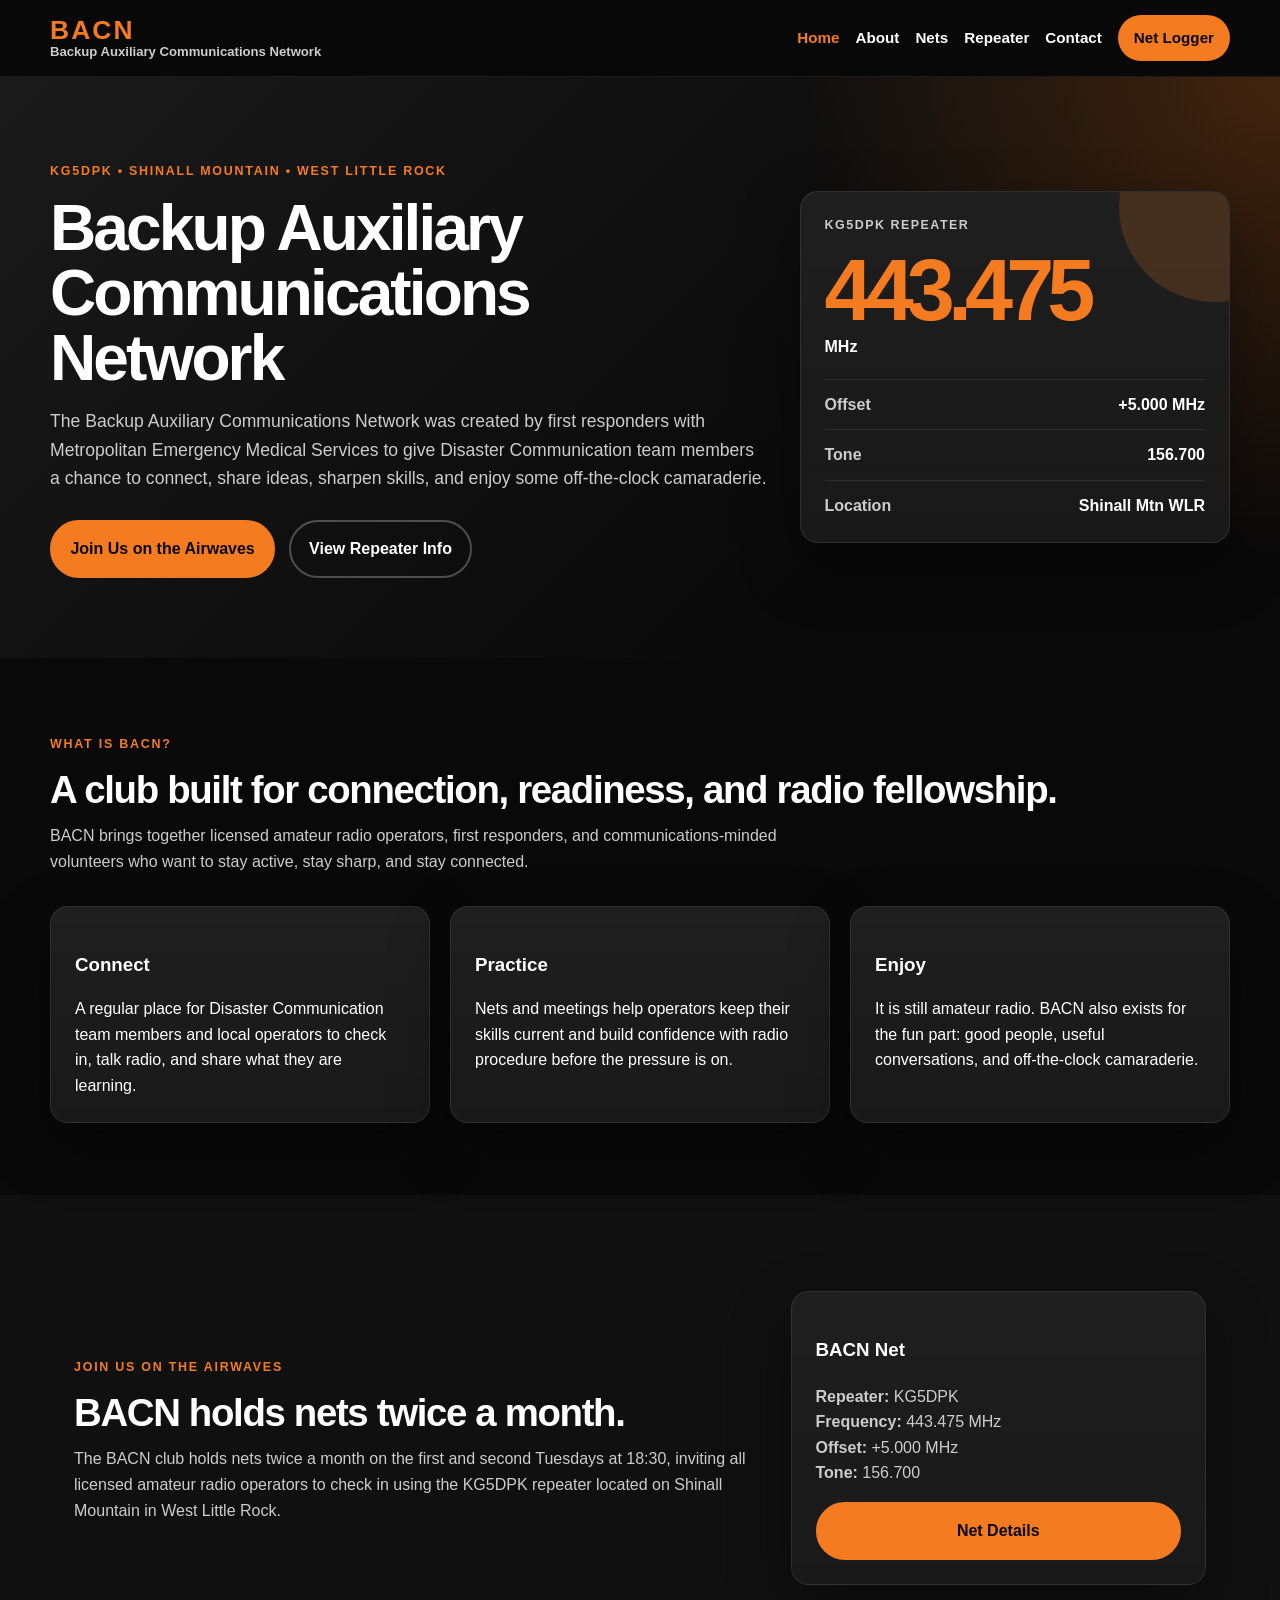
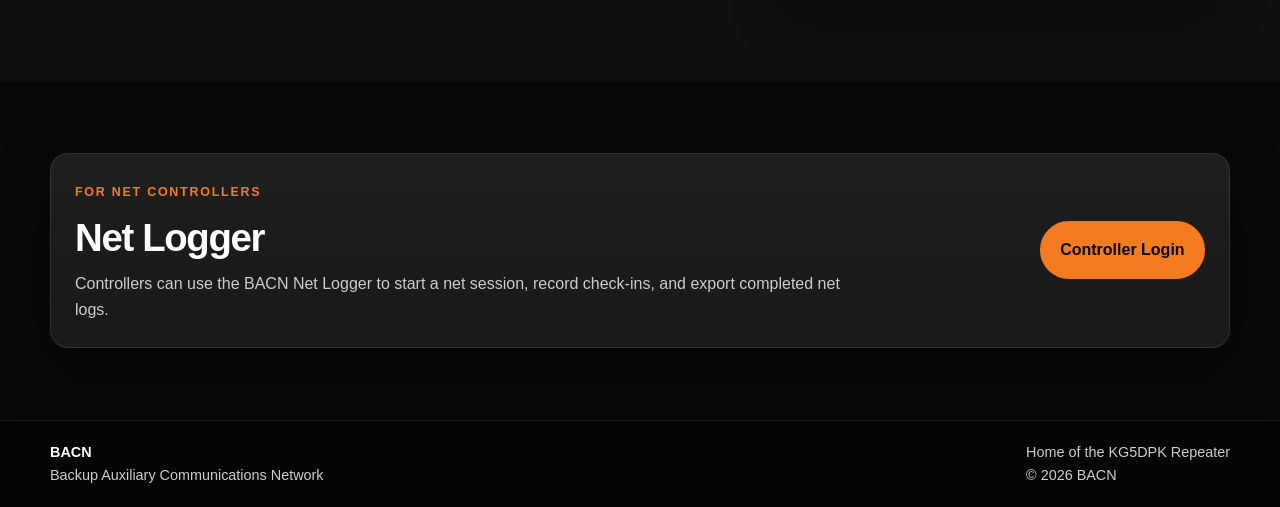
<file: index.html>
<!doctype html>
<html lang="en">
<head>
  <meta charset="utf-8" />
  <meta name="viewport" content="width=device-width, initial-scale=1" />
  <title>BACN | Backup Auxiliary Communications Network</title>
  <meta name="description" content="Backup Auxiliary Communications Network, home of the KG5DPK repeater on Shinall Mountain in West Little Rock." />

  <link rel="stylesheet" href="assets/css/style.css" />
  <script src="assets/js/main.js" defer></script>
</head>

<body>
  <header class="site-header">
    <div class="container header-inner">
      <a class="brand" href="index.html">
        <span class="brand-mark">BACN</span>
        <span class="brand-text">Backup Auxiliary Communications Network</span>
      </a>

      <button class="nav-toggle" id="navToggle" type="button" aria-label="Open navigation">
        ☰
      </button>

      <nav class="site-nav" id="siteNav">
        <a href="index.html" class="active">Home</a>
        <a href="about.html">About</a>
        <a href="nets.html">Nets</a>
        <a href="repeaters.html">Repeater</a>
        <a href="contact.html">Contact</a>
        <a href="netlogger/login.html" class="nav-cta">Net Logger</a>
      </nav>
    </div>
  </header>

  <main>
    <section class="hero">
      <div class="container hero-grid">
        <div class="hero-copy">
          <div class="eyebrow">KG5DPK • Shinall Mountain • West Little Rock</div>
          <h1>Backup Auxiliary Communications Network</h1>
          <p>
            The Backup Auxiliary Communications Network was created by first responders with
            Metropolitan Emergency Medical Services to give Disaster Communication team members
            a chance to connect, share ideas, sharpen skills, and enjoy some off-the-clock
            camaraderie.
          </p>

          <div class="hero-actions">
            <a class="button" href="nets.html">Join Us on the Airwaves</a>
            <a class="button button-secondary" href="repeaters.html">View Repeater Info</a>
          </div>
        </div>

        <aside class="signal-card">
          <div class="signal-label">KG5DPK Repeater</div>
          <div class="frequency">443.475</div>
          <div class="frequency-unit">MHz</div>

          <dl class="quick-specs">
            <div>
              <dt>Offset</dt>
              <dd>+5.000 MHz</dd>
            </div>
            <div>
              <dt>Tone</dt>
              <dd>156.700</dd>
            </div>
            <div>
              <dt>Location</dt>
              <dd>Shinall Mtn WLR</dd>
            </div>
          </dl>
        </aside>
      </div>
    </section>

    <section class="section">
      <div class="container">
        <div class="section-heading">
          <span class="section-kicker">What is BACN?</span>
          <h2>A club built for connection, readiness, and radio fellowship.</h2>
          <p>
            BACN brings together licensed amateur radio operators, first responders, and
            communications-minded volunteers who want to stay active, stay sharp, and stay connected.
          </p>
        </div>

        <div class="card-grid three">
          <article class="info-card">
            <h3>Connect</h3>
            <p>
              A regular place for Disaster Communication team members and local operators
              to check in, talk radio, and share what they are learning.
            </p>
          </article>

          <article class="info-card">
            <h3>Practice</h3>
            <p>
              Nets and meetings help operators keep their skills current and build confidence
              with radio procedure before the pressure is on.
            </p>
          </article>

          <article class="info-card">
            <h3>Enjoy</h3>
            <p>
              It is still amateur radio. BACN also exists for the fun part: good people,
              useful conversations, and off-the-clock camaraderie.
            </p>
          </article>
        </div>
      </div>
    </section>

    <section class="section section-dark">
      <div class="container split-panel">
        <div>
          <span class="section-kicker">Join us on the airwaves</span>
          <h2>BACN holds nets twice a month.</h2>
          <p>
            The BACN club holds nets twice a month on the first and second Tuesdays at 18:30, inviting all licensed amateur radio operators to check in using the KG5DPK
            repeater located on Shinall Mountain in West Little Rock.
          </p>
        </div>

        <div class="mini-card">
          <h3>BACN Net</h3>
          <p><strong>Repeater:</strong> KG5DPK</p>
          <p><strong>Frequency:</strong> 443.475 MHz</p>
          <p><strong>Offset:</strong> +5.000 MHz</p>
          <p><strong>Tone:</strong> 156.700</p>
          <a class="button full-width" href="nets.html">Net Details</a>
        </div>
      </div>
    </section>

    <section class="section">
      <div class="container logger-callout">
        <div>
          <span class="section-kicker">For net controllers</span>
          <h2>Net Logger</h2>
          <p>
            Controllers can use the BACN Net Logger to start a net session, record check-ins,
            and export completed net logs.
          </p>
        </div>

        <a class="button" href="netlogger/login.html">Controller Login</a>
      </div>
    </section>
  </main>

  <footer class="site-footer">
    <div class="container footer-inner">
      <div>
        <strong>BACN</strong><br />
        Backup Auxiliary Communications Network
      </div>
      <div>
        Home of the KG5DPK Repeater<br />
        © <span id="year"></span> BACN
      </div>
    </div>
  </footer>
</body>
</html>
</file>
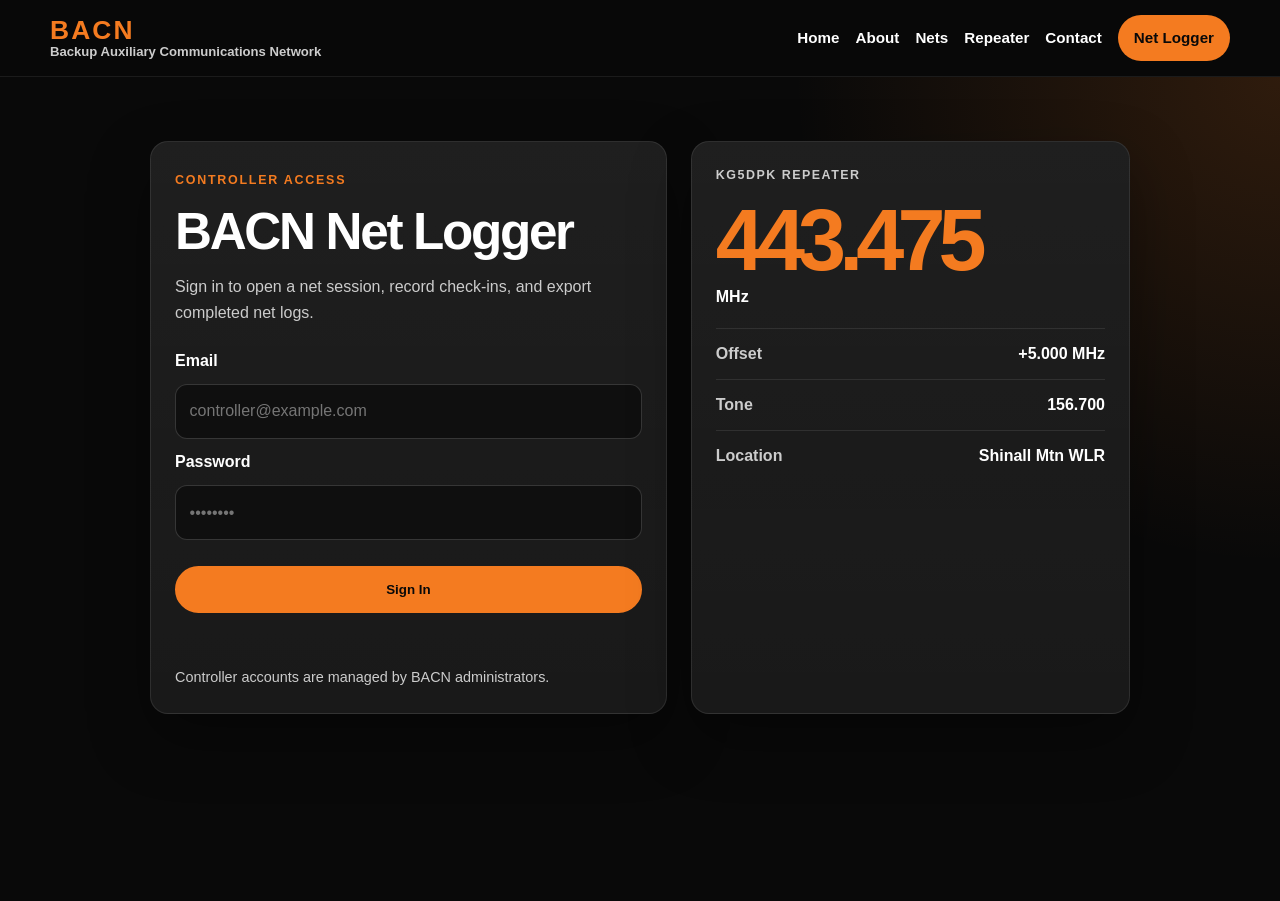
<file: netlogger/index.html>
<!doctype html>
<html lang="en">
<head>
  <meta charset="utf-8" />
  <meta name="viewport" content="width=device-width, initial-scale=1" />
  <title>BACN Net Logger</title>
  <script>
    window.location.replace("login.html");
  </script>
</head>
<body>
  <p>Opening <a href="login.html">BACN Net Logger</a>...</p>
</body>
</html>
</file>
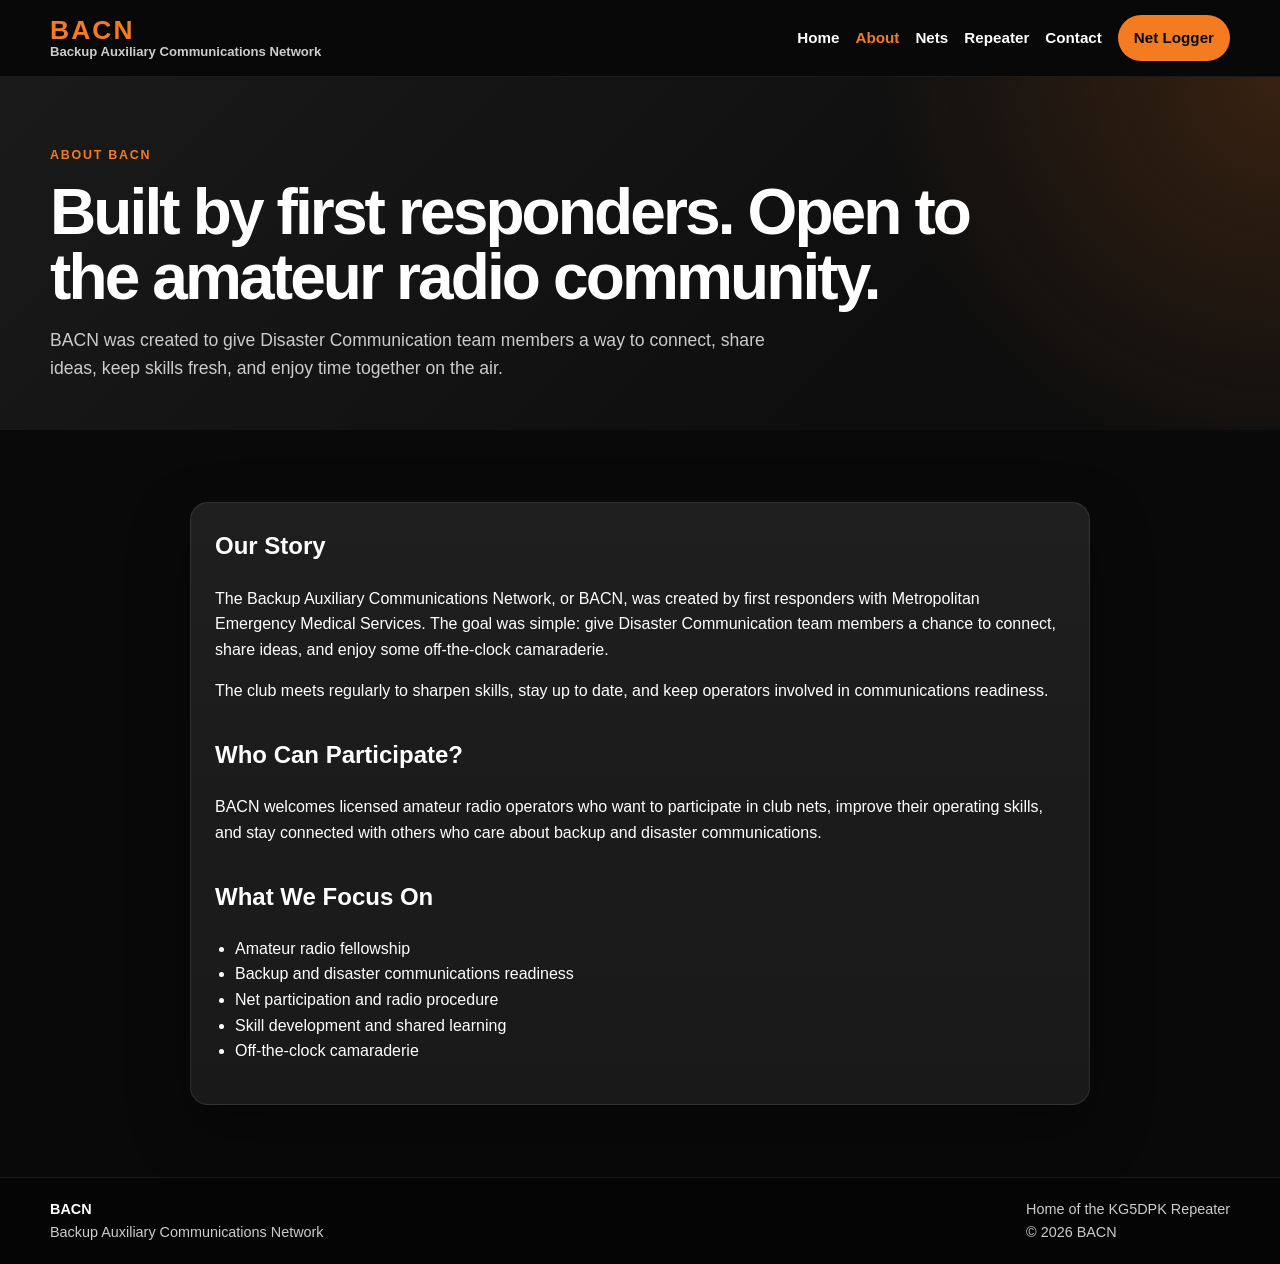
<file: about.html>
<!doctype html>
<html lang="en">
<head>
  <meta charset="utf-8" />
  <meta name="viewport" content="width=device-width, initial-scale=1" />
  <title>About BACN | Backup Auxiliary Communications Network</title>
  <meta name="description" content="Learn about the Backup Auxiliary Communications Network." />

  <link rel="stylesheet" href="assets/css/style.css" />
  <script src="assets/js/main.js" defer></script>
</head>

<body>
  <header class="site-header">
    <div class="container header-inner">
      <a class="brand" href="index.html">
        <span class="brand-mark">BACN</span>
        <span class="brand-text">Backup Auxiliary Communications Network</span>
      </a>

      <button class="nav-toggle" id="navToggle" type="button" aria-label="Open navigation">☰</button>

      <nav class="site-nav" id="siteNav">
        <a href="index.html">Home</a>
        <a href="about.html" class="active">About</a>
        <a href="nets.html">Nets</a>
        <a href="repeaters.html">Repeater</a>
        <a href="contact.html">Contact</a>
        <a href="netlogger/login.html" class="nav-cta">Net Logger</a>
      </nav>
    </div>
  </header>

  <main>
    <section class="page-hero">
      <div class="container">
        <span class="eyebrow">About BACN</span>
        <h1>Built by first responders. Open to the amateur radio community.</h1>
        <p>
          BACN was created to give Disaster Communication team members a way to connect,
          share ideas, keep skills fresh, and enjoy time together on the air.
        </p>
      </div>
    </section>

    <section class="section">
      <div class="container content-panel">
        <h2>Our Story</h2>
        <p>
          The Backup Auxiliary Communications Network, or BACN, was created by first
          responders with Metropolitan Emergency Medical Services. The goal was simple:
          give Disaster Communication team members a chance to connect, share ideas, and
          enjoy some off-the-clock camaraderie.
        </p>

        <p>
          The club meets regularly to sharpen skills, stay up to date, and keep operators
          involved in communications readiness.
        </p>

        <h2>Who Can Participate?</h2>
        <p>
          BACN welcomes licensed amateur radio operators who want to participate in club
          nets, improve their operating skills, and stay connected with others who care
          about backup and disaster communications.
        </p>

        <h2>What We Focus On</h2>
        <ul>
          <li>Amateur radio fellowship</li>
          <li>Backup and disaster communications readiness</li>
          <li>Net participation and radio procedure</li>
          <li>Skill development and shared learning</li>
          <li>Off-the-clock camaraderie</li>
        </ul>
      </div>
    </section>
  </main>

  <footer class="site-footer">
    <div class="container footer-inner">
      <div>
        <strong>BACN</strong><br />
        Backup Auxiliary Communications Network
      </div>
      <div>
        Home of the KG5DPK Repeater<br />
        © <span id="year"></span> BACN
      </div>
    </div>
  </footer>
</body>
</html>
</file>
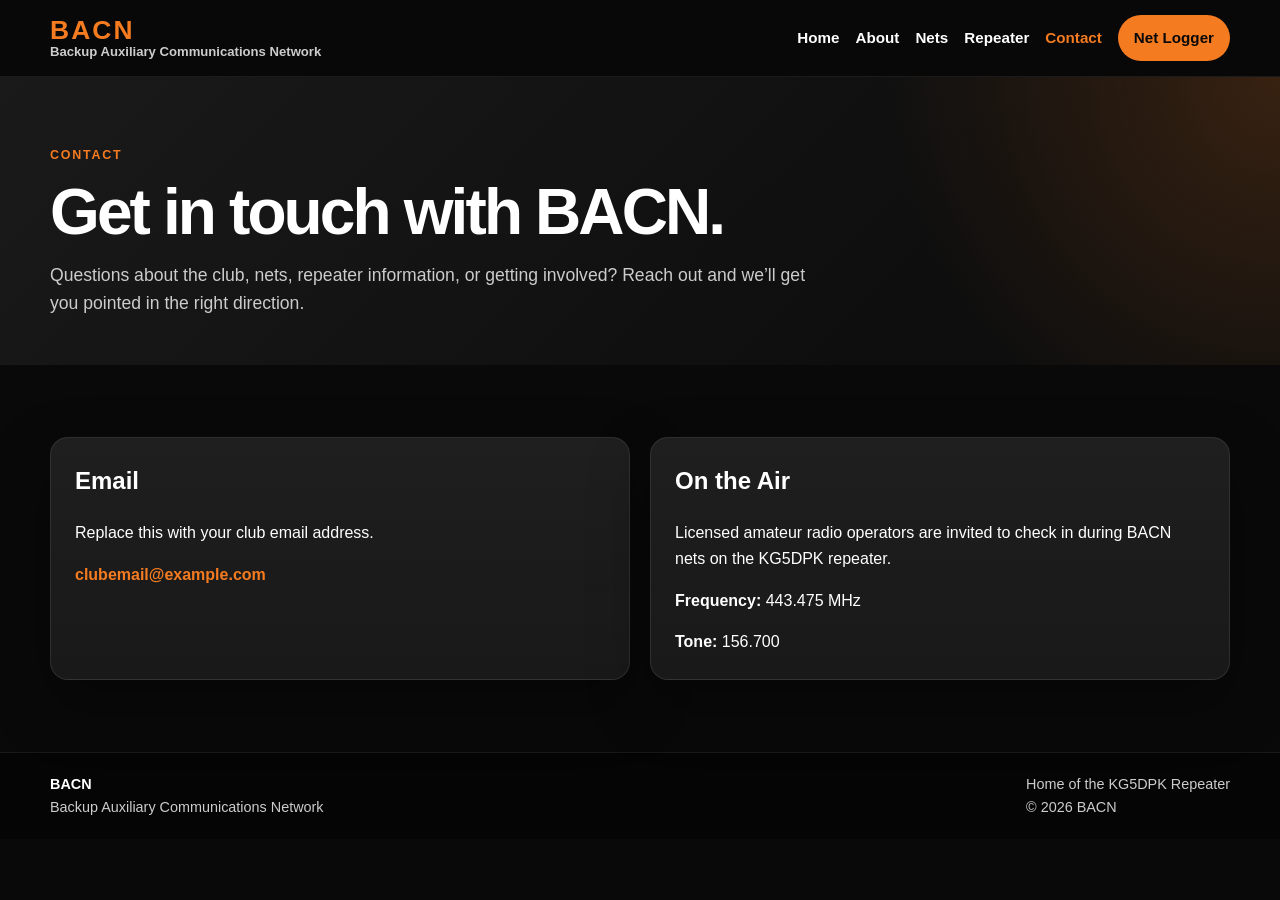
<file: contact.html>
<!doctype html>
<html lang="en">
<head>
  <meta charset="utf-8" />
  <meta name="viewport" content="width=device-width, initial-scale=1" />
  <title>Contact BACN</title>
  <meta name="description" content="Contact the Backup Auxiliary Communications Network." />

  <link rel="stylesheet" href="assets/css/style.css" />
  <script src="assets/js/main.js" defer></script>
</head>

<body>
  <header class="site-header">
    <div class="container header-inner">
      <a class="brand" href="index.html">
        <span class="brand-mark">BACN</span>
        <span class="brand-text">Backup Auxiliary Communications Network</span>
      </a>

      <button class="nav-toggle" id="navToggle" type="button" aria-label="Open navigation">☰</button>

      <nav class="site-nav" id="siteNav">
        <a href="index.html">Home</a>
        <a href="about.html">About</a>
        <a href="nets.html">Nets</a>
        <a href="repeaters.html">Repeater</a>
        <a href="contact.html" class="active">Contact</a>
        <a href="netlogger/login.html" class="nav-cta">Net Logger</a>
      </nav>
    </div>
  </header>

  <main>
    <section class="page-hero">
      <div class="container">
        <span class="eyebrow">Contact</span>
        <h1>Get in touch with BACN.</h1>
        <p>
          Questions about the club, nets, repeater information, or getting involved?
          Reach out and we’ll get you pointed in the right direction.
        </p>
      </div>
    </section>

    <section class="section">
      <div class="container card-grid two">
        <article class="info-card">
          <h2>Email</h2>
          <p>
            Replace this with your club email address.
          </p>
          <p class="placeholder">clubemail@example.com</p>
        </article>

        <article class="info-card">
          <h2>On the Air</h2>
          <p>
            Licensed amateur radio operators are invited to check in during BACN nets on
            the KG5DPK repeater.
          </p>

          <p><strong>Frequency:</strong> 443.475 MHz</p>
          <p><strong>Tone:</strong> 156.700</p>
        </article>
      </div>
    </section>
  </main>

  <footer class="site-footer">
    <div class="container footer-inner">
      <div>
        <strong>BACN</strong><br />
        Backup Auxiliary Communications Network
      </div>
      <div>
        Home of the KG5DPK Repeater<br />
        © <span id="year"></span> BACN
      </div>
    </div>
  </footer>
</body>
</html>
</file>
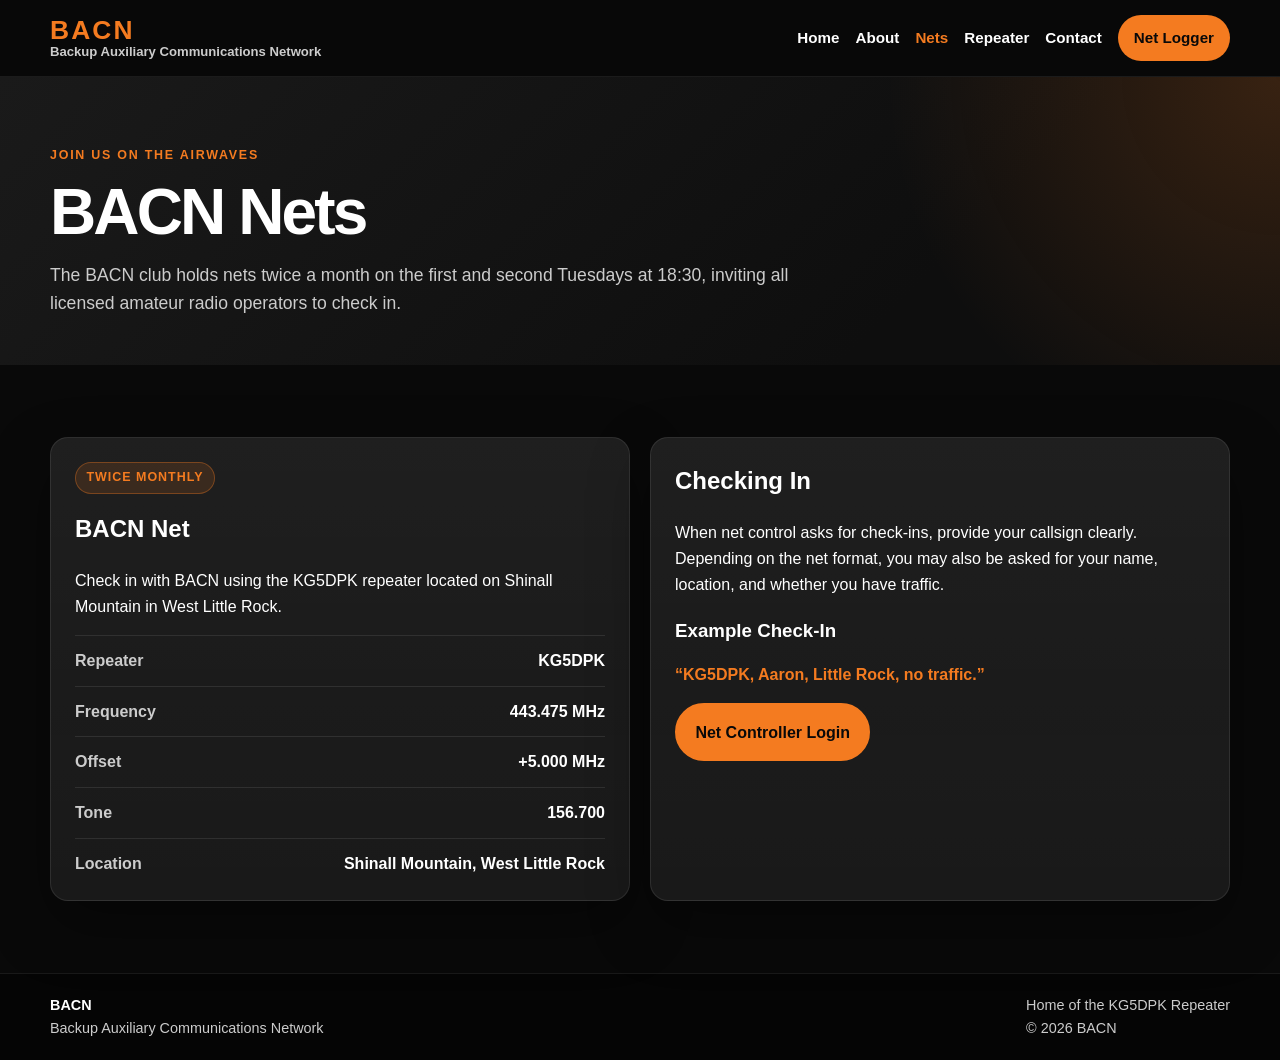
<file: nets.html>
<!doctype html>
<html lang="en">
<head>
  <meta charset="utf-8" />
  <meta name="viewport" content="width=device-width, initial-scale=1" />
  <title>BACN Nets | KG5DPK Repeater</title>
  <meta name="description" content="BACN holds nets twice a month on the KG5DPK repeater." />

  <link rel="stylesheet" href="assets/css/style.css" />
  <script src="assets/js/main.js" defer></script>
</head>

<body>
  <header class="site-header">
    <div class="container header-inner">
      <a class="brand" href="index.html">
        <span class="brand-mark">BACN</span>
        <span class="brand-text">Backup Auxiliary Communications Network</span>
      </a>

      <button class="nav-toggle" id="navToggle" type="button" aria-label="Open navigation">☰</button>

      <nav class="site-nav" id="siteNav">
        <a href="index.html">Home</a>
        <a href="about.html">About</a>
        <a href="nets.html" class="active">Nets</a>
        <a href="repeaters.html">Repeater</a>
        <a href="contact.html">Contact</a>
        <a href="netlogger/login.html" class="nav-cta">Net Logger</a>
      </nav>
    </div>
  </header>

  <main>
    <section class="page-hero">
      <div class="container">
        <span class="eyebrow">Join us on the airwaves</span>
        <h1>BACN Nets</h1>
        <p>
          The BACN club holds nets twice a month on the first and second Tuesdays at 18:30, inviting all licensed amateur radio operators to check in.
        </p>
      </div>
    </section>

    <section class="section">
      <div class="container card-grid two">
        <article class="net-card">
          <span class="tag">Twice Monthly</span>
          <h2>BACN Net</h2>
          <p>
            Check in with BACN using the KG5DPK repeater located on Shinall Mountain in
            West Little Rock.
          </p>

          <dl class="detail-list">
            <div>
              <dt>Repeater</dt>
              <dd>KG5DPK</dd>
            </div>
            <div>
              <dt>Frequency</dt>
              <dd>443.475 MHz</dd>
            </div>
            <div>
              <dt>Offset</dt>
              <dd>+5.000 MHz</dd>
            </div>
            <div>
              <dt>Tone</dt>
              <dd>156.700</dd>
            </div>
            <div>
              <dt>Location</dt>
              <dd>Shinall Mountain, West Little Rock</dd>
            </div>
          </dl>
        </article>

        <article class="info-card">
          <h2>Checking In</h2>
          <p>
            When net control asks for check-ins, provide your callsign clearly. Depending
            on the net format, you may also be asked for your name, location, and whether
            you have traffic.
          </p>

          <h3>Example Check-In</h3>
          <p class="example">
            “KG5DPK, Aaron, Little Rock, no traffic.”
          </p>

          <a class="button" href="netlogger/login.html">Net Controller Login</a>
        </article>
      </div>
    </section>
  </main>

  <footer class="site-footer">
    <div class="container footer-inner">
      <div>
        <strong>BACN</strong><br />
        Backup Auxiliary Communications Network
      </div>
      <div>
        Home of the KG5DPK Repeater<br />
        © <span id="year"></span> BACN
      </div>
    </div>
  </footer>
</body>
</html>
</file>
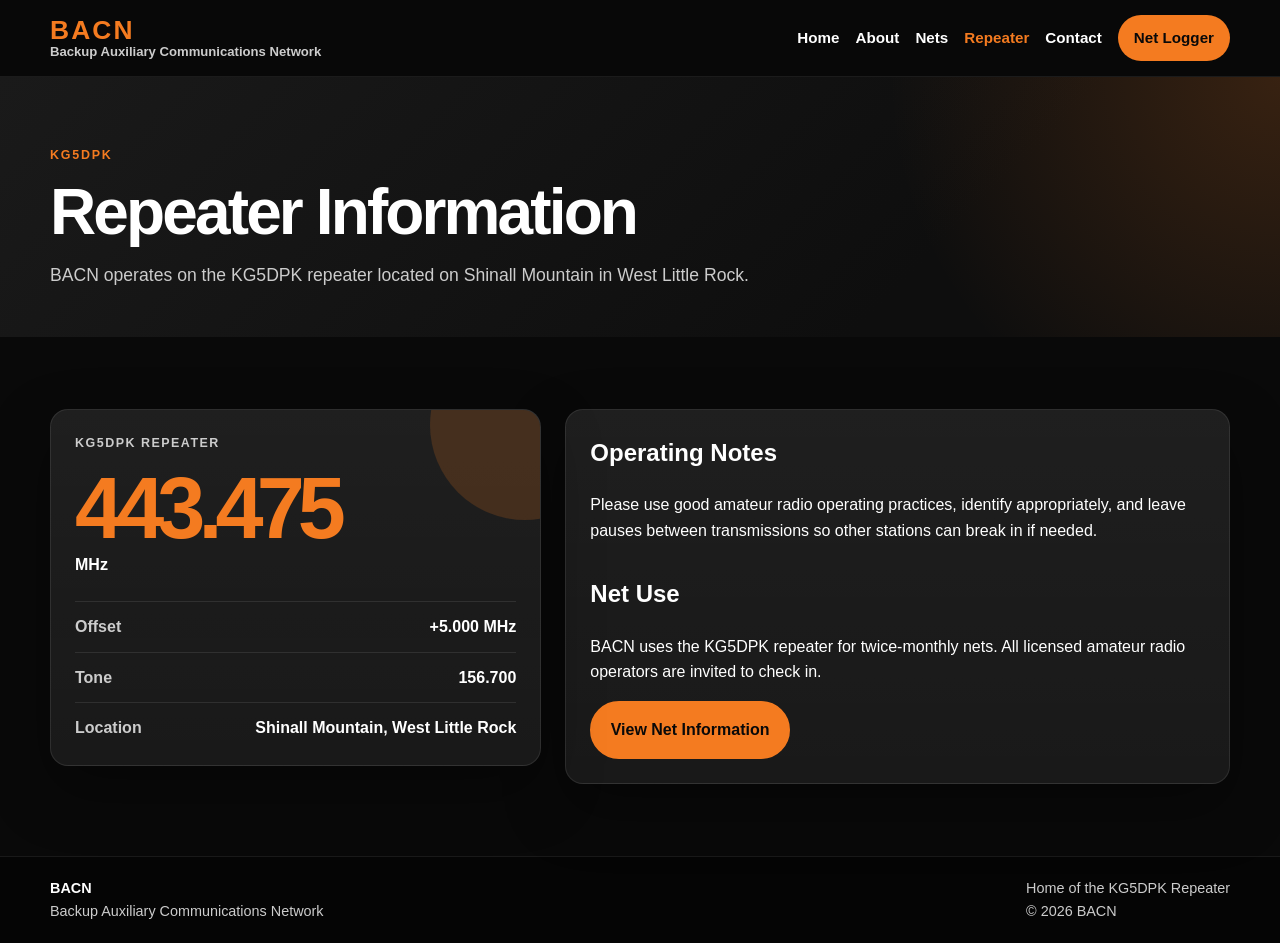
<file: repeaters.html>
<!doctype html>
<html lang="en">
<head>
  <meta charset="utf-8" />
  <meta name="viewport" content="width=device-width, initial-scale=1" />
  <title>KG5DPK Repeater | BACN</title>
  <meta name="description" content="KG5DPK repeater information for BACN." />

  <link rel="stylesheet" href="assets/css/style.css" />
  <script src="assets/js/main.js" defer></script>
</head>

<body>
  <header class="site-header">
    <div class="container header-inner">
      <a class="brand" href="index.html">
        <span class="brand-mark">BACN</span>
        <span class="brand-text">Backup Auxiliary Communications Network</span>
      </a>

      <button class="nav-toggle" id="navToggle" type="button" aria-label="Open navigation">☰</button>

      <nav class="site-nav" id="siteNav">
        <a href="index.html">Home</a>
        <a href="about.html">About</a>
        <a href="nets.html">Nets</a>
        <a href="repeaters.html" class="active">Repeater</a>
        <a href="contact.html">Contact</a>
        <a href="netlogger/login.html" class="nav-cta">Net Logger</a>
      </nav>
    </div>
  </header>

  <main>
    <section class="page-hero">
      <div class="container">
        <span class="eyebrow">KG5DPK</span>
        <h1>Repeater Information</h1>
        <p>
          BACN operates on the KG5DPK repeater located on Shinall Mountain in West Little Rock.
        </p>
      </div>
    </section>

    <section class="section">
      <div class="container repeater-layout">
        <article class="repeater-card">
          <div class="signal-label">KG5DPK Repeater</div>
          <div class="frequency">443.475</div>
          <div class="frequency-unit">MHz</div>

          <dl class="detail-list large">
            <div>
              <dt>Offset</dt>
              <dd>+5.000 MHz</dd>
            </div>
            <div>
              <dt>Tone</dt>
              <dd>156.700</dd>
            </div>
            <div>
              <dt>Location</dt>
              <dd>Shinall Mountain, West Little Rock</dd>
            </div>
          </dl>
        </article>

        <article class="content-panel">
          <h2>Operating Notes</h2>
          <p>
            Please use good amateur radio operating practices, identify appropriately,
            and leave pauses between transmissions so other stations can break in if needed.
          </p>

          <h2>Net Use</h2>
          <p>
            BACN uses the KG5DPK repeater for twice-monthly nets. All licensed amateur
            radio operators are invited to check in.
          </p>

          <a class="button" href="nets.html">View Net Information</a>
        </article>
      </div>
    </section>
  </main>

  <footer class="site-footer">
    <div class="container footer-inner">
      <div>
        <strong>BACN</strong><br />
        Backup Auxiliary Communications Network
      </div>
      <div>
        Home of the KG5DPK Repeater<br />
        © <span id="year"></span> BACN
      </div>
    </div>
  </footer>
</body>
</html>
</file>
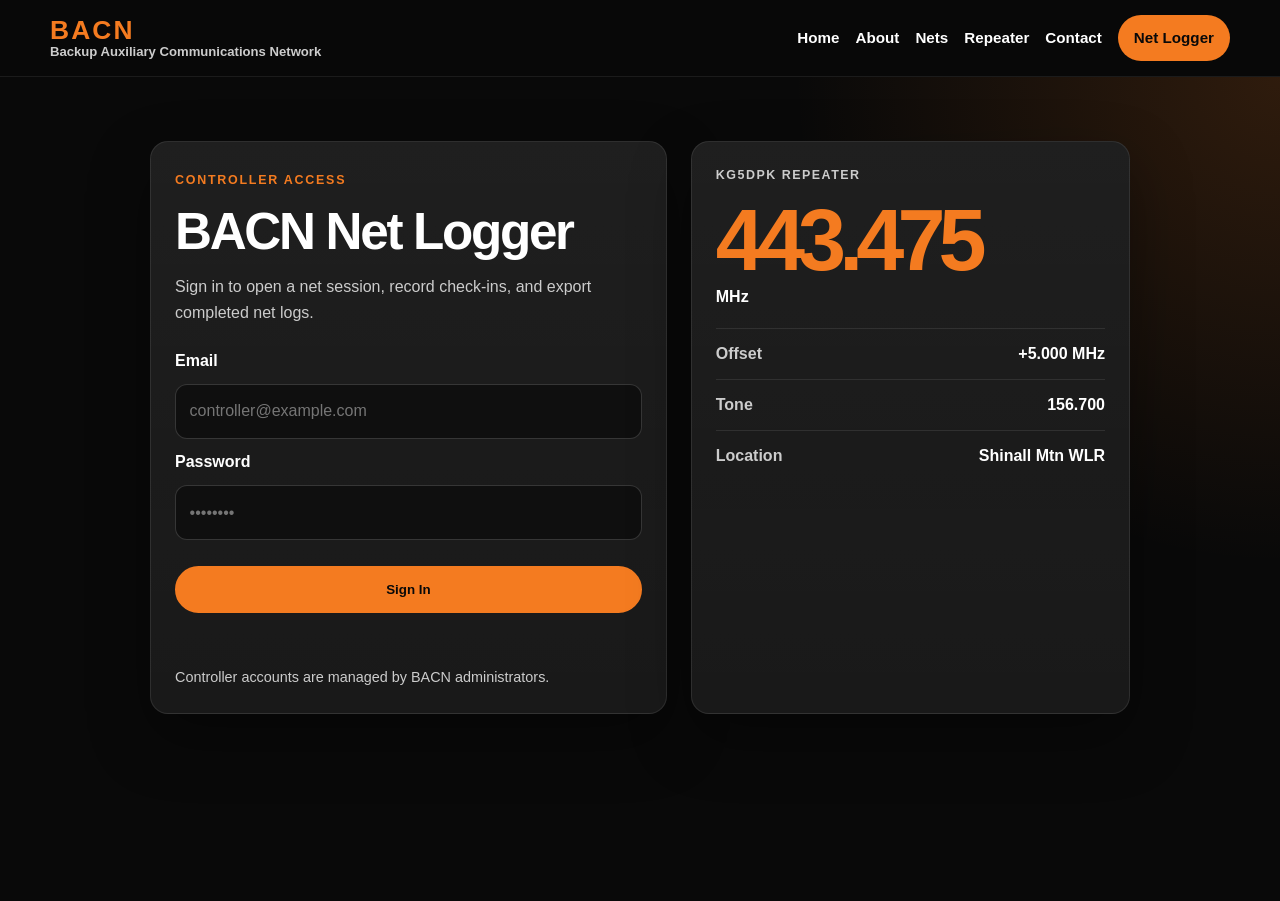
<file: netlogger/dashboard.html>
<!doctype html>
<html lang="en">
<head>
  <meta charset="utf-8" />
  <meta name="viewport" content="width=device-width, initial-scale=1" />
  <title>Net Logger Dashboard | BACN</title>

  <link rel="stylesheet" href="../assets/css/style.css" />
  <script src="../assets/js/main.js" defer></script>
  <script src="../assets/js/auth.js" defer></script>
  <script src="../assets/js/netlogger.js" defer></script>
</head>

<body>
  <header class="site-header">
    <div class="container header-inner">
      <a class="brand" href="../index.html">
        <span class="brand-mark">BACN</span>
        <span class="brand-text">Backup Auxiliary Communications Network</span>
      </a>

      <button class="nav-toggle" id="navToggle" type="button" aria-label="Open navigation">☰</button>

      <nav class="site-nav" id="siteNav">
        <a href="../index.html">Home</a>
        <a href="../nets.html">Nets</a>
        <a href="dashboard.html" class="active">Dashboard</a>
        <a href="export.html">Export</a>
        <button class="nav-logout" id="logoutBtn" type="button">Logout</button>
      </nav>
    </div>
  </header>

  <main class="logger-main">
    <section class="container logger-header">
      <div>
        <div class="eyebrow">BACN Net Logger</div>
        <h1>Controller Dashboard</h1>
        <p>
          Start a new net session or review recent activity.
        </p>
      </div>

      <a href="session.html" class="button">Start New Net</a>
    </section>

    <section class="container logger-grid">
      <article class="logger-panel">
        <h2>Start Net Session</h2>
        <p>
          Open a new BACN net session on the KG5DPK repeater.
        </p>

        <form id="newNetForm" class="logger-form compact">
          <label for="netName">Net Name</label>
          <input id="netName" name="netName" type="text" value="BACN Net" />

          <label for="controllerCallsign">Net Control Callsign</label>
          <input id="controllerCallsign" name="controllerCallsign" type="text" placeholder="Example: KG5DPK" />

          <label for="netDate">Date</label>
          <input id="netDate" name="netDate" type="date" />

          <button class="button full-width" type="submit">Open Session</button>
        </form>
      </article>

      <article class="logger-panel">
        <h2>Repeater</h2>

        <dl class="detail-list">
          <div>
            <dt>Callsign</dt>
            <dd>KG5DPK</dd>
          </div>
          <div>
            <dt>Frequency</dt>
            <dd>443.475 MHz</dd>
          </div>
          <div>
            <dt>Offset</dt>
            <dd>+5.000 MHz</dd>
          </div>
          <div>
            <dt>Tone</dt>
            <dd>156.700</dd>
          </div>
          <div>
            <dt>Location</dt>
            <dd>Shinall Mtn WLR</dd>
          </div>
        </dl>
      </article>

      <article class="logger-panel wide">
        <div class="panel-title-row">
          <h2>Recent Net Sessions</h2>
          <a href="export.html">View exports</a>
        </div>

        <div class="session-list" id="recentSessions">
          <div class="empty-state">
            No saved net sessions yet. Start a new session to begin logging check-ins.
          </div>
        </div>
      </article>
    </section>
  </main>
</body>
</html>
</file>
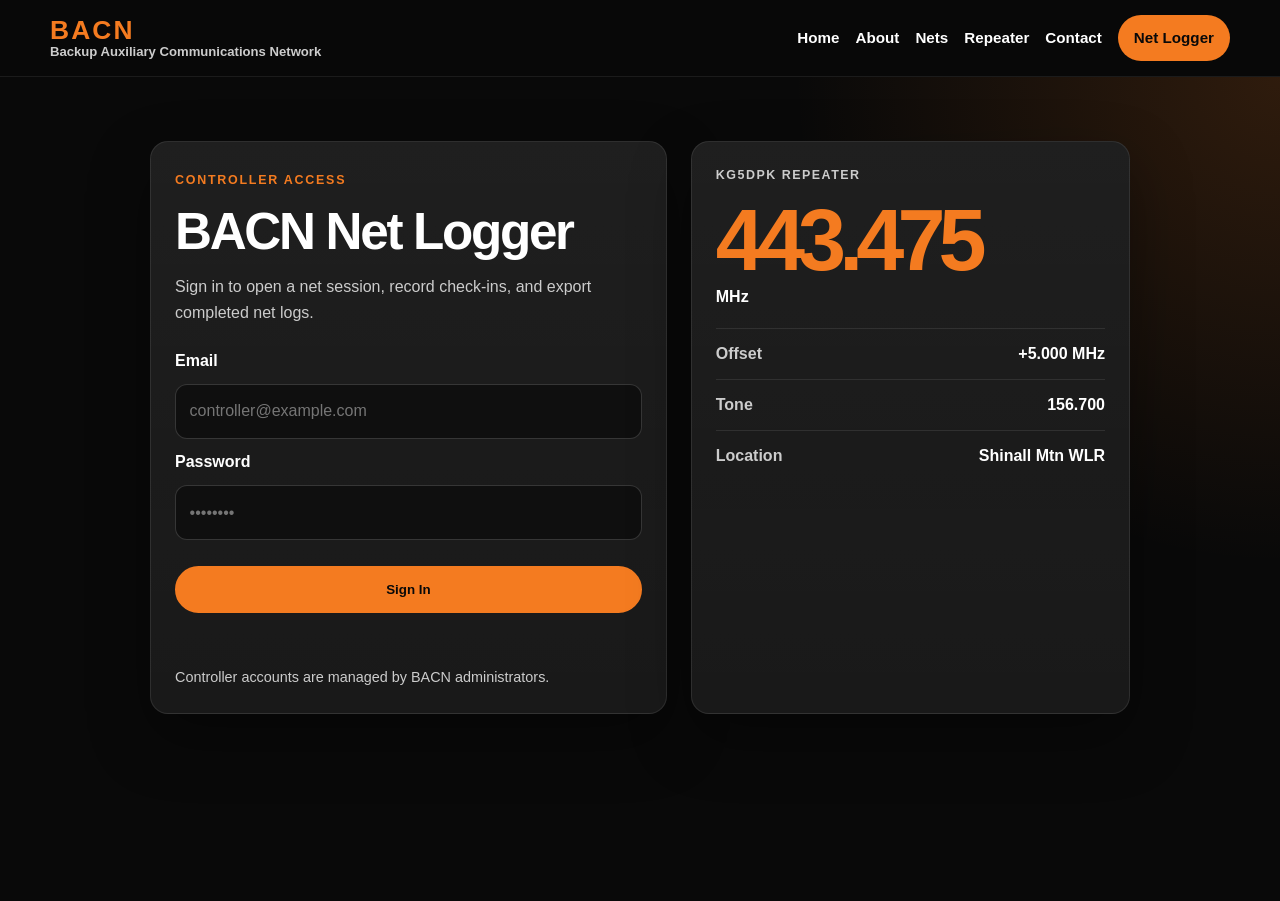
<file: netlogger/export.html>
<!doctype html>
<html lang="en">
<head>
  <meta charset="utf-8" />
  <meta name="viewport" content="width=device-width, initial-scale=1" />
  <title>Export Net Log | BACN</title>

  <link rel="stylesheet" href="../assets/css/style.css" />
  <script src="../assets/js/main.js" defer></script>
  <script src="../assets/js/auth.js" defer></script>
  <script src="../assets/js/netlogger.js" defer></script>
</head>

<body>
  <header class="site-header">
    <div class="container header-inner">
      <a class="brand" href="../index.html">
        <span class="brand-mark">BACN</span>
        <span class="brand-text">Backup Auxiliary Communications Network</span>
      </a>

      <button class="nav-toggle" id="navToggle" type="button" aria-label="Open navigation">☰</button>

      <nav class="site-nav" id="siteNav">
        <a href="dashboard.html">Dashboard</a>
        <a href="session.html">Active Session</a>
        <a href="export.html" class="active">Export</a>
        <button class="nav-logout" id="logoutBtn" type="button">Logout</button>
      </nav>
    </div>
  </header>

  <main class="logger-main">
    <section class="container logger-header">
      <div>
        <div class="eyebrow">Export</div>
        <h1>Export Net Log</h1>
        <p>
          Copy or download the current locally saved BACN net check-ins.
        </p>
      </div>

      <div class="session-actions">
        <button class="button button-secondary" id="copyExportBtn" type="button">Copy Log</button>
        <button class="button" id="downloadCsvBtn" type="button">Download CSV</button>
      </div>
    </section>

    <section class="container">
      <article class="logger-panel">
        <div class="panel-title-row">
          <h2>Current Log</h2>
          <p><span id="exportCount">0</span> check-ins</p>
        </div>

        <textarea id="exportText" class="export-box" readonly></textarea>
      </article>
    </section>
  </main>
</body>
</html>
</file>
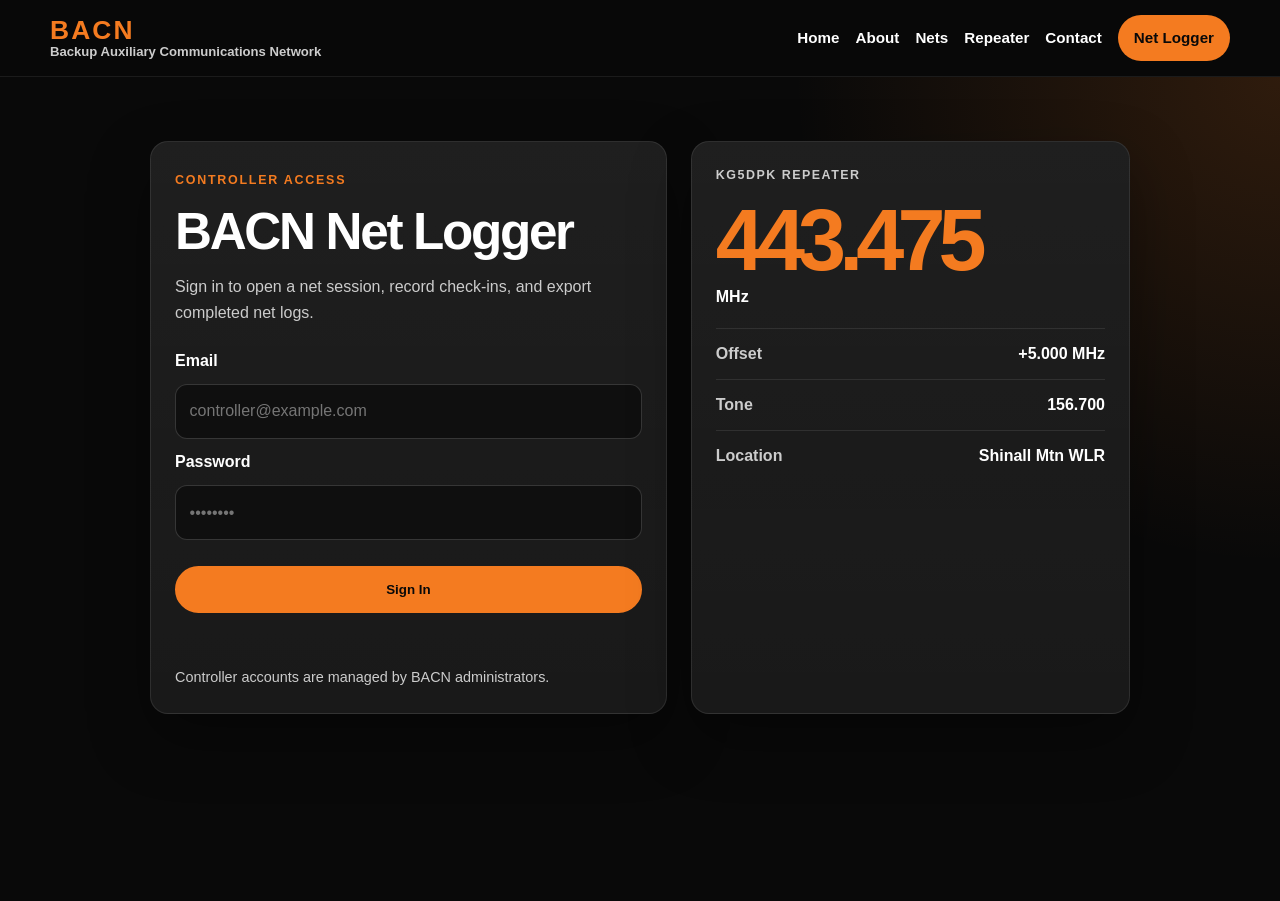
<file: netlogger/login.html>
<!doctype html>
<html lang="en">
<head>
  <meta charset="utf-8" />
  <meta name="viewport" content="width=device-width, initial-scale=1" />
  <title>Net Logger Login | BACN</title>

  <link rel="stylesheet" href="../assets/css/style.css" />
  <script src="../assets/js/main.js" defer></script>
  <script src="../assets/js/login.js" defer></script>
</head>

<body>
  <header class="site-header">
    <div class="container header-inner">
      <a class="brand" href="../index.html">
        <span class="brand-mark">BACN</span>
        <span class="brand-text">Backup Auxiliary Communications Network</span>
      </a>

      <button class="nav-toggle" id="navToggle" type="button" aria-label="Open navigation">☰</button>

      <nav class="site-nav" id="siteNav">
        <a href="../index.html">Home</a>
        <a href="../about.html">About</a>
        <a href="../nets.html">Nets</a>
        <a href="../repeaters.html">Repeater</a>
        <a href="../contact.html">Contact</a>
        <a href="login.html" class="nav-cta active">Net Logger</a>
      </nav>
    </div>
  </header>

  <main class="logger-page">
    <section class="logger-login-wrap">
      <div class="login-card">
        <div class="eyebrow">Controller Access</div>
        <h1>BACN Net Logger</h1>
        <p>
          Sign in to open a net session, record check-ins, and export completed net logs.
        </p>

        <form id="loginForm" class="logger-form">
          <label for="email">Email</label>
          <input id="email" name="email" type="email" placeholder="controller@example.com" required />

          <label for="password">Password</label>
          <input id="password" name="password" type="password" placeholder="••••••••" required />

          <button class="button full-width" type="submit">Sign In</button>
        </form>

        <div id="loginStatus" class="logger-status" aria-live="polite"></div>

        <p class="small-note">
          Controller accounts are managed by BACN administrators.
        </p>
      </div>

      <aside class="login-side-card">
        <div class="signal-label">KG5DPK Repeater</div>
        <div class="frequency">443.475</div>
        <div class="frequency-unit">MHz</div>

        <dl class="quick-specs">
          <div>
            <dt>Offset</dt>
            <dd>+5.000 MHz</dd>
          </div>
          <div>
            <dt>Tone</dt>
            <dd>156.700</dd>
          </div>
          <div>
            <dt>Location</dt>
            <dd>Shinall Mtn WLR</dd>
          </div>
        </dl>
      </aside>
    </section>
  </main>
</body>
</html>
</file>
<file: assets/css/style.css>
:root {
  --orange: #f47b20;
  --orange-dark: #c95f12;
  --black: #090909;
  --charcoal: #151515;
  --dark-gray: #202020;
  --mid-gray: #333333;
  --soft-gray: #cccccc;
  --white: #ffffff;

  --container: 1180px;
  --radius: 18px;
  --shadow: 0 24px 60px rgba(0, 0, 0, 0.35);
}

*,
*::before,
*::after {
  box-sizing: border-box;
}

html {
  scroll-behavior: smooth;
}

body {
  margin: 0;
  font-family: Arial, Helvetica, sans-serif;
  background: var(--black);
  color: var(--white);
  line-height: 1.6;
}

a {
  color: var(--orange);
  text-decoration: none;
}

a:hover {
  text-decoration: underline;
}

.container {
  width: min(calc(100% - 2rem), var(--container));
  margin-inline: auto;
}

.site-header {
  position: sticky;
  top: 0;
  z-index: 50;
  background: rgba(9, 9, 9, 0.92);
  border-bottom: 1px solid rgba(255, 255, 255, 0.08);
  backdrop-filter: blur(12px);
}

.header-inner {
  min-height: 76px;
  display: flex;
  align-items: center;
  justify-content: space-between;
  gap: 1.5rem;
}

.brand {
  display: flex;
  flex-direction: column;
  color: var(--white);
  text-decoration: none;
  line-height: 1.1;
}

.brand:hover {
  text-decoration: none;
}

.brand-mark {
  color: var(--orange);
  font-size: 1.65rem;
  font-weight: 900;
  letter-spacing: 0.08em;
}

.brand-text {
  color: var(--soft-gray);
  font-size: 0.82rem;
  font-weight: 700;
}

.site-nav {
  display: flex;
  align-items: center;
  gap: 1rem;
}

.site-nav a {
  color: var(--white);
  font-weight: 700;
  font-size: 0.95rem;
}

.site-nav a.active {
  color: var(--orange);
}

.nav-cta {
  background: var(--orange);
  color: var(--black) !important;
  padding: 0.7rem 1rem;
  border-radius: 999px;
  font-weight: 900;
}

.nav-cta:hover {
  background: var(--orange-dark);
  text-decoration: none;
}

.nav-toggle {
  display: none;
  background: var(--dark-gray);
  color: var(--white);
  border: 1px solid rgba(255, 255, 255, 0.12);
  border-radius: 12px;
  padding: 0.55rem 0.8rem;
  font-size: 1.25rem;
  cursor: pointer;
}

.hero {
  padding: 5rem 0;
  background:
    radial-gradient(circle at top right, rgba(244, 123, 32, 0.24), transparent 34%),
    linear-gradient(135deg, #1a1a1a 0%, #090909 70%);
}

.hero-grid {
  display: grid;
  grid-template-columns: 1.25fr 0.75fr;
  gap: 2rem;
  align-items: center;
}

.eyebrow,
.section-kicker {
  display: inline-block;
  color: var(--orange);
  font-size: 0.78rem;
  font-weight: 900;
  letter-spacing: 0.14em;
  text-transform: uppercase;
  margin-bottom: 0.85rem;
}

.hero h1,
.page-hero h1 {
  margin: 0 0 1rem;
  max-width: 920px;
  font-size: clamp(2.35rem, 5vw, 4.8rem);
  line-height: 1.02;
  letter-spacing: -0.045em;
}

.hero p,
.page-hero p {
  margin: 0;
  max-width: 760px;
  color: var(--soft-gray);
  font-size: 1.1rem;
}

.hero-actions {
  display: flex;
  gap: 0.85rem;
  flex-wrap: wrap;
  margin-top: 1.75rem;
}

.button {
  display: inline-flex;
  align-items: center;
  justify-content: center;
  background: var(--orange);
  border: 2px solid var(--orange);
  color: var(--black);
  border-radius: 999px;
  padding: 0.88rem 1.15rem;
  font-weight: 900;
  text-decoration: none;
  cursor: pointer;
}

.button:hover {
  background: var(--orange-dark);
  border-color: var(--orange-dark);
  text-decoration: none;
}

.button-secondary {
  background: transparent;
  color: var(--white);
  border-color: rgba(255, 255, 255, 0.26);
}

.button-secondary:hover {
  background: var(--dark-gray);
  border-color: var(--orange);
}

.full-width {
  width: 100%;
  margin-top: 1rem;
}

.signal-card,
.repeater-card,
.info-card,
.net-card,
.mini-card,
.content-panel,
.logger-callout {
  background:
    linear-gradient(180deg, rgba(255, 255, 255, 0.045), rgba(255, 255, 255, 0.015)),
    var(--charcoal);
  border: 1px solid rgba(255, 255, 255, 0.09);
  border-radius: var(--radius);
  box-shadow: var(--shadow);
}

.signal-card,
.repeater-card {
  padding: 1.5rem;
  position: relative;
  overflow: hidden;
}

.signal-card::before,
.repeater-card::before {
  content: "";
  position: absolute;
  inset: -80px -80px auto auto;
  width: 190px;
  height: 190px;
  border-radius: 50%;
  background: rgba(244, 123, 32, 0.18);
}

.signal-label {
  position: relative;
  color: var(--soft-gray);
  font-weight: 900;
  text-transform: uppercase;
  letter-spacing: 0.12em;
  font-size: 0.78rem;
}

.frequency {
  position: relative;
  color: var(--orange);
  font-size: clamp(3.4rem, 8vw, 5.4rem);
  line-height: 1;
  font-weight: 900;
  letter-spacing: -0.08em;
  margin-top: 0.7rem;
}

.frequency-unit {
  position: relative;
  color: var(--white);
  font-weight: 900;
  margin-bottom: 1.2rem;
}

.quick-specs,
.detail-list {
  position: relative;
  display: grid;
  gap: 0.75rem;
  margin: 0;
}

.quick-specs div,
.detail-list div {
  display: flex;
  justify-content: space-between;
  gap: 1rem;
  padding-top: 0.75rem;
  border-top: 1px solid rgba(255, 255, 255, 0.09);
}

.quick-specs dt,
.detail-list dt {
  color: var(--soft-gray);
  font-weight: 800;
}

.quick-specs dd,
.detail-list dd {
  margin: 0;
  color: var(--white);
  font-weight: 900;
  text-align: right;
}

.detail-list.large {
  margin-top: 1.5rem;
}

.section {
  padding: 4.5rem 0;
}

.section-dark {
  background: #101010;
}

.section-heading {
  margin-bottom: 2rem;
}

.section-heading h2,
.split-panel h2,
.logger-callout h2 {
  margin: 0 0 0.75rem;
  font-size: clamp(1.8rem, 3vw, 2.75rem);
  line-height: 1.12;
  letter-spacing: -0.035em;
}

.section-heading p,
.split-panel p,
.logger-callout p {
  margin: 0;
  color: var(--soft-gray);
  max-width: 800px;
}

.card-grid {
  display: grid;
  gap: 1.25rem;
}

.card-grid.three {
  grid-template-columns: repeat(3, 1fr);
}

.card-grid.two {
  grid-template-columns: repeat(2, 1fr);
}

.info-card,
.net-card,
.mini-card,
.content-panel {
  padding: 1.5rem;
}

.info-card h2,
.net-card h2,
.content-panel h2 {
  margin-top: 0;
}

.info-card h3,
.net-card h3 {
  margin-bottom: 0.4rem;
}

.info-card p:last-child,
.net-card p:last-child,
.content-panel p:last-child {
  margin-bottom: 0;
}

.split-panel,
.logger-callout {
  display: grid;
  grid-template-columns: 1.25fr 0.75fr;
  gap: 1.5rem;
  align-items: center;
  padding: 1.5rem;
}

.logger-callout {
  grid-template-columns: 1fr auto;
}

.page-hero {
  padding: 4rem 0 3rem;
  background:
    radial-gradient(circle at top right, rgba(244, 123, 32, 0.18), transparent 30%),
    linear-gradient(135deg, #1a1a1a 0%, #0e0e0e 72%);
}

.content-panel {
  max-width: 900px;
}

.content-panel h2:not(:first-child) {
  margin-top: 2rem;
}

.content-panel ul {
  padding-left: 1.25rem;
}

.tag {
  display: inline-flex;
  background: rgba(244, 123, 32, 0.13);
  color: var(--orange);
  border: 1px solid rgba(244, 123, 32, 0.35);
  padding: 0.3rem 0.65rem;
  border-radius: 999px;
  font-weight: 900;
  font-size: 0.78rem;
  text-transform: uppercase;
  letter-spacing: 0.08em;
  margin-bottom: 1rem;
}

.example,
.placeholder {
  color: var(--orange);
  font-weight: 900;
}

.repeater-layout {
  display: grid;
  grid-template-columns: 0.85fr 1.15fr;
  gap: 1.5rem;
  align-items: start;
}

.site-footer {
  background: #050505;
  border-top: 1px solid rgba(255, 255, 255, 0.08);
  padding: 1.25rem 0;
}

.footer-inner {
  display: flex;
  justify-content: space-between;
  gap: 1rem;
  color: var(--soft-gray);
  font-size: 0.9rem;
}

.footer-inner strong {
  color: var(--white);
}

@media (max-width: 900px) {
  .nav-toggle {
    display: inline-flex;
  }

  .site-nav {
    position: absolute;
    top: 76px;
    left: 0;
    right: 0;
    display: none;
    flex-direction: column;
    align-items: stretch;
    gap: 0;
    padding: 0.75rem;
    background: #101010;
    border-bottom: 1px solid rgba(255, 255, 255, 0.08);
  }

  .site-nav.open {
    display: flex;
  }

  .site-nav a {
    padding: 0.85rem;
    border-radius: 12px;
  }

  .nav-cta {
    text-align: center;
    margin-top: 0.5rem;
  }

  .hero-grid,
  .card-grid.three,
  .card-grid.two,
  .split-panel,
  .logger-callout,
  .repeater-layout {
    grid-template-columns: 1fr;
  }

  .logger-callout {
    align-items: start;
  }

  .footer-inner {
    flex-direction: column;
  }
}

@media (max-width: 620px) {
  .brand-text {
    display: none;
  }

  .hero,
  .section {
    padding: 3.25rem 0;
  }

  .page-hero {
    padding: 3rem 0 2.25rem;
  }

  .hero-actions,
  .button {
    width: 100%;
  }

  .quick-specs div,
  .detail-list div {
    flex-direction: column;
    gap: 0.15rem;
  }

  .quick-specs dd,
  .detail-list dd {
    text-align: left;
  }
}

/* ================================
   BACN Net Logger
================================ */

.logger-page,
.logger-main {
  min-height: calc(100vh - 76px);
  background:
    radial-gradient(circle at top right, rgba(244, 123, 32, 0.16), transparent 32%),
    #090909;
}

.logger-login-wrap {
  width: min(calc(100% - 2rem), 980px);
  margin: 0 auto;
  padding: 4rem 0;
  display: grid;
  grid-template-columns: 1fr 0.85fr;
  gap: 1.5rem;
  align-items: stretch;
}

.login-card,
.login-side-card,
.logger-panel {
  background:
    linear-gradient(180deg, rgba(255, 255, 255, 0.045), rgba(255, 255, 255, 0.015)),
    var(--charcoal);
  border: 1px solid rgba(255, 255, 255, 0.09);
  border-radius: var(--radius);
  box-shadow: var(--shadow);
}

.login-card,
.login-side-card,
.logger-panel {
  padding: 1.5rem;
}

.login-card h1,
.logger-header h1 {
  margin: 0 0 0.75rem;
  font-size: clamp(2rem, 4vw, 3.5rem);
  line-height: 1.05;
  letter-spacing: -0.045em;
}

.login-card p,
.logger-header p,
.logger-panel p {
  color: var(--soft-gray);
}

.logger-form {
  display: grid;
  gap: 0.65rem;
  margin-top: 1.4rem;
}

.logger-form.compact {
  margin-top: 1rem;
}

.logger-form label {
  font-weight: 900;
  color: var(--white);
}

.logger-form input,
.logger-form select,
.logger-form textarea,
.export-box {
  width: 100%;
  background: #0f0f0f;
  color: var(--white);
  border: 1px solid rgba(255, 255, 255, 0.16);
  border-radius: 12px;
  padding: 0.85rem;
  font: inherit;
}

.logger-form input:focus,
.logger-form select:focus,
.logger-form textarea:focus,
.export-box:focus {
  outline: 2px solid rgba(244, 123, 32, 0.5);
  border-color: var(--orange);
}

.logger-status {
  min-height: 1.4rem;
  margin-top: 1rem;
  font-weight: 800;
}

.logger-status.ok {
  color: #73e098;
}

.logger-status.error {
  color: #ff7777;
}

.small-note {
  font-size: 0.9rem;
  margin-bottom: 0;
}

.logger-header {
  padding: 3rem 0 1.5rem;
  display: flex;
  align-items: center;
  justify-content: space-between;
  gap: 1.5rem;
}

.logger-grid {
  display: grid;
  grid-template-columns: 1fr 1fr;
  gap: 1.25rem;
  padding-bottom: 3rem;
}

.logger-panel.wide {
  grid-column: 1 / -1;
}

.panel-title-row {
  display: flex;
  align-items: center;
  justify-content: space-between;
  gap: 1rem;
}

.panel-title-row h2,
.logger-panel h2 {
  margin-top: 0;
}

.session-list {
  margin-top: 1rem;
}

.empty-state,
.empty-table {
  color: var(--soft-gray);
  background: rgba(255, 255, 255, 0.035);
  border-radius: 12px;
  padding: 1rem;
}

.session-layout {
  display: grid;
  grid-template-columns: 0.8fr 1.2fr;
  gap: 1.25rem;
  padding-bottom: 3rem;
}

.session-actions {
  display: flex;
  gap: 0.75rem;
  flex-wrap: wrap;
}

.checkin-panel {
  min-width: 0;
}

.checkin-table-wrap {
  overflow-x: auto;
  margin-top: 1rem;
}

.checkin-table {
  width: 100%;
  border-collapse: collapse;
  min-width: 850px;
}

.checkin-table th,
.checkin-table td {
  text-align: left;
  padding: 0.75rem;
  border-bottom: 1px solid rgba(255, 255, 255, 0.09);
  vertical-align: top;
}

.checkin-table th {
  color: var(--orange);
  font-size: 0.82rem;
  text-transform: uppercase;
  letter-spacing: 0.08em;
}

.small-button,
.delete-checkin,
.nav-logout {
  background: rgba(255, 255, 255, 0.08);
  color: var(--white);
  border: 1px solid rgba(255, 255, 255, 0.16);
  border-radius: 999px;
  padding: 0.55rem 0.8rem;
  font-weight: 900;
  cursor: pointer;
}

.small-button:hover,
.delete-checkin:hover,
.nav-logout:hover {
  background: rgba(244, 123, 32, 0.18);
  border-color: var(--orange);
}

.nav-logout {
  font: inherit;
}

.export-box {
  min-height: 420px;
  resize: vertical;
  margin-top: 1rem;
  white-space: pre;
}

@media (max-width: 900px) {
  .logger-login-wrap,
  .logger-grid,
  .session-layout {
    grid-template-columns: 1fr;
  }

  .logger-header {
    flex-direction: column;
    align-items: flex-start;
  }

  .session-actions,
  .session-actions .button {
    width: 100%;
  }
}

.session-row {
  display: flex;
  justify-content: space-between;
  align-items: center;
  gap: 1rem;
  background: rgba(255, 255, 255, 0.035);
  border-radius: 14px;
  padding: 1rem;
}

.session-row span {
  color: var(--soft-gray);
}

@media (max-width: 700px) {
  .session-row {
    flex-direction: column;
    align-items: stretch;
  }
}

.lookup-row {
  display: grid;
  grid-template-columns: 1fr auto;
  gap: 0.5rem;
}

@media (max-width: 620px) {
  .lookup-row {
    grid-template-columns: 1fr;
  }
}
.script-pause,
.script-note {
  color: var(--orange);
  font-weight: 900;
  background: rgba(244, 123, 32, 0.1);
  border: 1px solid rgba(244, 123, 32, 0.25);
  border-radius: 12px;
  padding: 0.75rem;
}
/* ================================
   FINAL FIX: Session table, map, modal
================================ */

.session-layout {
  align-items: start;
}

.checkin-panel {
  min-width: 0;
}

.checkin-table-wrap {
  overflow-x: visible !important;
  width: 100%;
}

.checkin-table {
  width: 100%;
  min-width: 0 !important;
  table-layout: fixed;
}

.checkin-table th,
.checkin-table td {
  white-space: normal !important;
  overflow-wrap: anywhere;
  word-break: normal;
}

.checkin-table th:nth-child(1),
.checkin-table td:nth-child(1) {
  width: 42px;
}

.checkin-table th:nth-child(2),
.checkin-table td:nth-child(2) {
  width: 90px;
}

.checkin-table th:nth-child(4),
.checkin-table td:nth-child(4) {
  width: 120px;
}

.checkin-table th:nth-child(5),
.checkin-table td:nth-child(5) {
  width: 120px;
}

.checkin-table th:nth-child(6),
.checkin-table td:nth-child(6) {
  width: 130px;
}

.station-subline {
  display: block;
  color: var(--soft-gray);
  font-size: 0.9rem;
  margin-top: 0.25rem;
}

.station-notes {
  color: var(--soft-gray);
  font-size: 0.85rem;
  margin-top: 0.35rem;
}

.table-actions {
  display: flex;
  gap: 0.4rem;
  flex-wrap: wrap;
}

.map-panel {
  grid-column: 1 / -1 !important;
}

.checkin-map {
  display: block !important;
  height: 800px !important;
  aspect-ratio: 1 / 1;
  height: auto !important;
  max-height: 650px;
  min-height: 420px;
  border-radius: 14px;
  overflow: hidden;
  margin-top: 1rem;
  background: #000;
  border: 1px solid rgba(255, 255, 255, 0.09);
}

.modal-backdrop {
  position: fixed !important;
  inset: 0 !important;
  z-index: 99999 !important;
  background: rgba(0, 0, 0, 0.76);
  display: grid;
  place-items: center;
  padding: 1rem;
}

.modal-backdrop[hidden] {
  display: none !important;
}

.modal-card {
  width: min(900px, 100%);
  max-height: 86vh;
  overflow: auto;
  background:
    linear-gradient(180deg, rgba(255, 255, 255, 0.045), rgba(255, 255, 255, 0.015)),
    var(--charcoal);
  border: 1px solid rgba(255, 255, 255, 0.11);
  border-radius: var(--radius);
  box-shadow: var(--shadow);
  padding: 1.5rem;
}

.script-viewer {
  margin-top: 1rem;
  color: var(--soft-gray);
}

.script-viewer h3 {
  color: var(--orange);
  margin-top: 1.5rem;
}

.script-viewer h3:first-child {
  margin-top: 0;
}

.script-pause,
.script-note {
  color: var(--orange);
  font-weight: 900;
  background: rgba(244, 123, 32, 0.1);
  border: 1px solid rgba(244, 123, 32, 0.25);
  border-radius: 12px;
  padding: 0.75rem;
}

.leaflet-container {
  background: #111;
}

.leaflet-popup-content-wrapper,
.leaflet-popup-tip {
  background: #151515;
  color: #fff;
}

@media (max-width: 700px) {
  .checkin-table {
    table-layout: auto;
  }

  .checkin-map {
    height: 320px !important;
  }

  .table-actions {
    flex-direction: column;
  }
}

.checkin-map {
  display: block !important;
  height: 460px !important;
  width: 100% !important;
  border-radius: 16px;
  overflow: hidden;
  margin-top: 1rem;
  background: #0f0f0f;
  border: 1px solid rgba(255, 255, 255, 0.09);
  box-shadow: inset 0 0 0 1px rgba(255,255,255,0.03);
}

.leaflet-container {
  background: #111;
  font-family: Arial, Helvetica, sans-serif;
}

.leaflet-popup-content-wrapper,
.leaflet-popup-tip {
  background: #151515;
  color: #fff;
}

.leaflet-popup-content {
  line-height: 1.45;
}

@media (max-width: 700px) {
  .checkin-map {
    height: 340px !important;
  }
}
</file>
